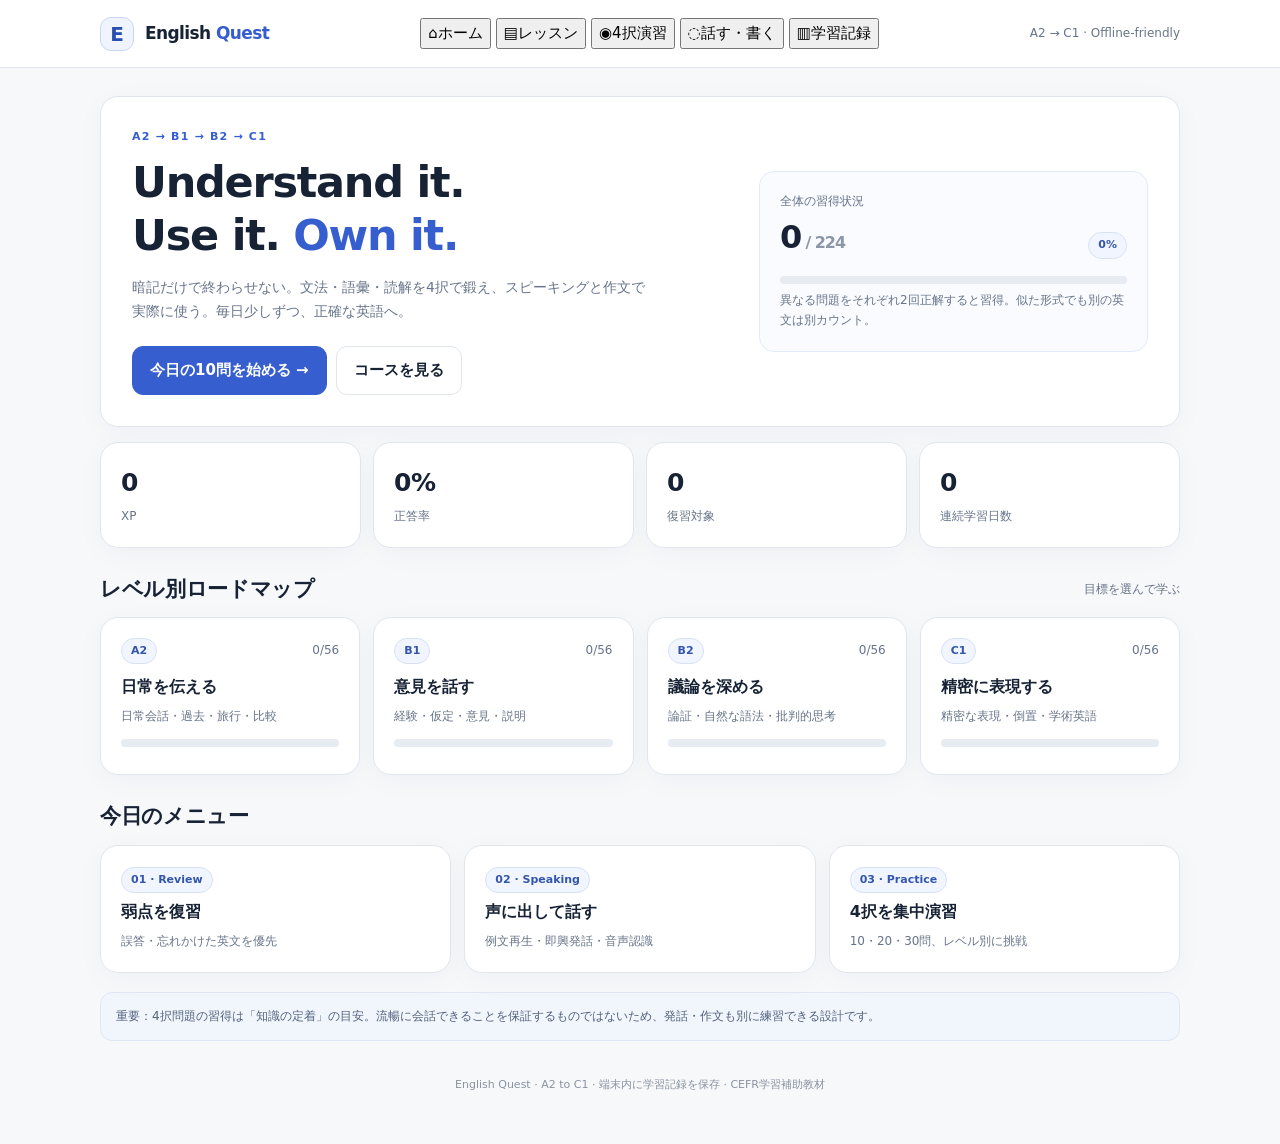
<file: index.html>
<!doctype html>
<html lang="ja">
<head>
<meta charset="utf-8">
<meta name="viewport" content="width=device-width,initial-scale=1,viewport-fit=cover">
<meta name="theme-color" content="#f8fafc">
<meta name="apple-mobile-web-app-capable" content="yes">
<meta name="apple-mobile-web-app-title" content="English Quest">
<meta name="description" content="English Quest: A2〜C1の英語学習。224の4択問題、読解、発話、作文、間隔復習。">
<link rel="manifest" href="./manifest.webmanifest">
<link rel="icon" type="image/svg+xml" href="./icon.svg">
<link rel="apple-touch-icon" sizes="180x180" href="./apple-touch-icon.png?v=2">
<title>English Quest | A2 → C1</title>
<style>
:root{--bg:#f7f8fa;--paper:#fff;--ink:#172235;--muted:#677489;--line:#e1e6ed;--blue:#365ecf;--blue-light:#edf2ff;--good:#15845f;--good-light:#eaf9f2;--bad:#b83245;--bad-light:#fff0f1;--radius:18px;--shadow:0 6px 28px rgba(21,38,75,.035)}
*{box-sizing:border-box}html{scroll-behavior:smooth;-webkit-text-size-adjust:100%}
body{margin:0;background:var(--bg);color:var(--ink);font:15px/1.65 -apple-system,BlinkMacSystemFont,"Hiragino Kaku Gothic ProN","Yu Gothic",Meiryo,system-ui,sans-serif;padding-bottom:calc(40px + env(safe-area-inset-bottom))}
button,textarea,select,input{font:inherit}button{cursor:pointer;-webkit-tap-highlight-color:transparent}button:focus-visible,input:focus-visible,textarea:focus-visible{outline:3px solid #91a8f9;outline-offset:2px}
a{color:var(--blue)}h1,h2,h3,p{margin:0}h1{font-size:clamp(28px,4.3vw,43px);letter-spacing:-1.25px;line-height:1.24}h2{font-size:21px;letter-spacing:-.35px;line-height:1.4}h3{font-size:16px;line-height:1.4}p{line-height:1.75}.mono{font-variant-numeric:tabular-nums}.muted{color:var(--muted)}.tiny{font-size:12px}.small{font-size:13px}.strong{font-weight:750}.ellipsis{overflow:hidden;text-overflow:ellipsis;white-space:nowrap}.hint{font-size:12px;color:var(--muted)}
.wrap{width:min(1080px,calc(100% - 32px));margin:auto}.top{background:rgba(255,255,255,.90);border-bottom:1px solid var(--line);position:sticky;top:0;z-index:20;backdrop-filter:blur(18px);-webkit-backdrop-filter:blur(18px)}
.top-inner{height:67px;display:flex;align-items:center;justify-content:space-between;gap:16px}.identity{display:flex;align-items:center;gap:11px;cursor:pointer}.logo{width:34px;height:34px;border:1px solid #c7d5f7;background:#eff4ff;color:#274fae;border-radius:11px;display:grid;place-items:center;font-size:20px;font-weight:800;line-height:1}.wordmark{font-size:17px;font-weight:850;letter-spacing:-.6px}.wordmark span{color:var(--blue)}.topnav{display:flex;align-items:center;gap:5px}.tab{border:0;background:transparent;color:#66748a;border-radius:10px;padding:10px 13px;font-weight:650;font-size:13px}.tab.active{background:var(--blue-light);color:#2649b5}.top-side{font-size:12px;color:var(--muted);white-space:nowrap}
.main{padding-top:28px}.panel{border:1px solid var(--line);border-radius:var(--radius);background:var(--paper);box-shadow:var(--shadow)}.pad{padding:24px}.hero{padding:31px;display:grid;grid-template-columns:1.55fr 1fr;gap:24px;align-items:center}.eyebrow{color:var(--blue);font-size:11px;font-weight:800;letter-spacing:1.2px;text-transform:uppercase;margin-bottom:10px}.hero p{color:var(--muted);margin-top:12px;font-size:14px;max-width:520px}.hero-cta{display:flex;flex-wrap:wrap;gap:9px;margin-top:22px}.btn{border:1px solid var(--line);background:#fff;color:var(--ink);padding:11px 17px;border-radius:11px;font-weight:750;min-height:44px;display:inline-flex;align-items:center;justify-content:center;gap:8px;text-decoration:none;transition:.15s}.btn:hover{border-color:#9dafda;background:#f9fbff}.btn.primary{background:var(--blue);border-color:var(--blue);color:#fff}.btn.primary:hover{background:#2349b9}.btn.ghost{background:transparent}.btn.danger{color:var(--bad);border-color:#f0c6cd}.btn:disabled{opacity:.5;cursor:not-allowed}.btn.wide{width:100%}.btn.small-btn{padding:8px 11px;font-size:12px;min-height:37px}
.hero-progress{background:#f9fbff;border:1px solid #e2eafa;padding:20px;border-radius:15px}.progress-head{display:flex;align-items:baseline;justify-content:space-between;gap:12px}.big-num{font-size:32px;font-weight:850;letter-spacing:-1.1px}.bar{height:8px;background:#e7ebf2;border-radius:20px;overflow:hidden;margin:12px 0 7px}.fill{height:100%;border-radius:20px;background:var(--blue);transition:width .25s}.metric-grid{display:grid;grid-template-columns:repeat(4,1fr);gap:12px;margin:15px 0 27px}.metric{padding:19px 20px}.metric strong{font-size:25px;font-weight:850;letter-spacing:-.5px;display:block}.metric span{font-size:12px;color:var(--muted)}.section-head{display:flex;justify-content:space-between;align-items:center;gap:12px;margin:27px 0 13px}.section-head p{color:var(--muted);font-size:12px}.grid-2{display:grid;grid-template-columns:repeat(2,minmax(0,1fr));gap:13px}.grid-4{display:grid;grid-template-columns:repeat(4,minmax(0,1fr));gap:13px}.grid-3{display:grid;grid-template-columns:repeat(3,minmax(0,1fr));gap:13px}.level-card,.unit-card,.reading-card{padding:20px;text-align:left;color:var(--ink);width:100%}.click-card{display:block;transition:.15s;cursor:pointer}.click-card:hover{border-color:#9db1ec;transform:translateY(-1px)}.level-top{display:flex;justify-content:space-between;align-items:center;gap:8px}.level-pill,.pill{display:inline-flex;align-items:center;border:1px solid #d8e1f2;border-radius:100px;color:#3356ac;background:#f1f5ff;padding:3px 9px;font-size:11px;font-weight:800;white-space:nowrap}.level-desc{margin:9px 0 12px;font-size:12px;color:var(--muted)}.count{font-size:12px;color:var(--muted)}.section-note{background:#f1f5fc;border:1px solid #e0e7f4;padding:13px 15px;border-radius:12px;color:#53627c;font-size:12px;line-height:1.75;margin-top:19px}
.page-title{display:flex;justify-content:space-between;align-items:start;gap:14px;margin-bottom:19px}.page-title h1{font-size:clamp(24px,3.3vw,33px)}.page-title p{margin-top:8px;color:var(--muted);font-size:13px}.controls{display:flex;flex-wrap:wrap;gap:8px}.seg{border:1px solid var(--line);border-radius:11px;background:white;color:#526177;padding:9px 14px;font-weight:700;min-height:43px}.seg.active{background:var(--blue-light);border-color:#b6c5ff;color:#1b45bb}.unit-card .meta{font-size:11px;color:var(--blue);font-weight:800;letter-spacing:.4px}.unit-card h3{margin:8px 0}.unit-card p{color:var(--muted);font-size:12px}.unit-row{display:flex;justify-content:space-between;align-items:center;margin-top:17px;gap:10px}.mini-bar{height:5px;background:#ebeff4;border-radius:10px;overflow:hidden;width:60%}.mini-bar>i{display:block;height:100%;background:#7896ed;border-radius:10px}
.lesson .formula{padding:18px 20px;border:1px solid #dce7fb;background:#f5f8ff;border-radius:13px;margin:16px 0}.example{padding:13px 0;border-bottom:1px solid var(--line)}.example:last-child{border:0}.example .en{font-weight:800;line-height:1.6}.example .jp{font-size:12px;color:var(--muted);margin-top:3px}.back{border:0;background:transparent;color:var(--blue);font-weight:750;padding:0 0 14px}.divider{height:1px;background:var(--line);margin:23px 0}
.practice-layout{display:grid;grid-template-columns:2fr 1fr;gap:14px;align-items:start}.settings-card{padding:25px}.option-row{display:flex;flex-wrap:wrap;gap:8px;margin:10px 0 19px}.setting-label{font-size:12px;color:var(--muted);font-weight:800}.setting-copy{margin-top:8px;font-size:13px;color:var(--muted)}
.quiz-box{width:min(760px,100%);margin:0 auto}.q-meta{display:flex;justify-content:space-between;align-items:center;gap:10px;font-size:12px;color:var(--muted)}.q-card{padding:26px;margin-top:16px}.question{font-size:clamp(19px,3.2vw,27px);line-height:1.6;font-weight:750;margin:19px 0 22px;white-space:pre-wrap}.question .gap{color:var(--blue);border-bottom:2px solid #9bb2f8}.answers{display:grid;gap:10px}.answer{border:1px solid #d8e0e9;background:white;border-radius:12px;padding:13px 15px;width:100%;color:var(--ink);text-align:left;min-height:56px;font-weight:650;display:flex;gap:12px;align-items:center;line-height:1.5}.answer .letter{width:25px;height:25px;flex:0 0 25px;background:#f1f4f8;color:#667186;border-radius:7px;display:grid;place-items:center;font-size:11px;font-weight:800}.answer:hover:not(:disabled){border-color:#91a9ec;background:#f8faff}.answer.right{border-color:#74cda7;background:#ecfbf3;color:#0d7653}.answer.wrong{border-color:#ec9da9;background:#fff1f2;color:#a32b42}.answer:disabled{cursor:default}.feedback{margin-top:17px;border-radius:12px;padding:16px 17px;border:1px solid var(--line);background:#f8fafc}.feedback.good{background:var(--good-light);border-color:#bbe8d2}.feedback.bad{background:var(--bad-light);border-color:#f5c7ce}.feedback strong{font-size:15px}.feedback p{margin-top:8px;font-size:13px}.trans{font-size:13px;color:#526176;margin-top:9px}.reading-text{white-space:pre-wrap;font-size:14px;background:#f8faff;border:1px solid #e2e9f9;padding:16px 17px;border-radius:12px;margin:18px 0;line-height:1.9}.done-stat{padding:20px;text-align:center}.done-stat strong{font-size:31px;display:block}.mistake-item{padding:14px 0;border-bottom:1px solid var(--line)}.mistake-item:last-child{border:0}.review-card{padding:20px}.review-card h3{margin-bottom:6px}.empty{padding:35px;text-align:center;color:var(--muted)}
.speech-layout{display:grid;grid-template-columns:1.7fr 1fr;gap:13px}.speech-card{padding:25px}.prompt-en{font-size:23px;font-weight:760;line-height:1.5;margin:16px 0 7px}.prompt-jp{color:var(--muted);font-size:13px}.model{background:#f5f8ff;border-radius:12px;padding:18px;border:1px solid #dfe8f7;margin:17px 0}.model strong{font-size:12px;color:#365abd}.model p{font-size:16px;font-weight:650;line-height:1.8;margin-top:7px}.transcript{background:#fff;border:1px dashed #c9d4e4;border-radius:11px;min-height:72px;margin:16px 0;padding:13px;color:#59677b;font-size:14px}.speech-controls{display:flex;gap:8px;flex-wrap:wrap}.speech-step{margin:16px 0 8px;font-size:12px;color:var(--muted)}.prompt-list{display:grid;gap:7px}.prompt-button{display:flex;justify-content:space-between;gap:9px;text-align:left;border:1px solid var(--line);background:white;border-radius:10px;padding:10px 12px;font-size:12px;color:var(--ink);width:100%}.prompt-button.active{border-color:#a0b2e7;background:#f0f4ff}.prompt-button:hover{border-color:#a9b6d7}
textarea{resize:vertical;display:block;width:100%;min-height:220px;padding:15px;border:1px solid #d7e0eb;border-radius:12px;outline:none;color:var(--ink);background:white;font-size:16px;line-height:1.9;margin-top:18px}textarea:focus{border-color:#819def}.footer{margin:35px 0 10px;text-align:center;font-size:11px;color:#8993a2}.notice{padding:13px 14px;background:#f6f9ff;border:1px solid #dfe6fa;border-radius:11px;color:#54637e;font-size:12px;margin:12px 0}.stats-table{width:100%;border-collapse:collapse;font-size:13px}.stats-table th,.stats-table td{padding:12px 6px;text-align:left;border-bottom:1px solid var(--line)}.stats-table th{color:var(--muted);font-weight:700}.settings-row{display:flex;align-items:center;gap:10px;flex-wrap:wrap}.subhead{margin:19px 0 11px}.toast{position:fixed;bottom:25px;left:50%;transform:translate(-50%,20px);z-index:50;background:#17243c;color:white;padding:11px 16px;border-radius:12px;box-shadow:0 12px 38px #17243c33;font-size:13px;opacity:0;pointer-events:none;transition:.2s}.toast.show{opacity:1;transform:translate(-50%,0)}.mobile-nav{display:none}
@media(max-width:850px){.topnav{display:none}.hero{grid-template-columns:1fr}.metric-grid{grid-template-columns:repeat(2,1fr)}.grid-4{grid-template-columns:repeat(2,1fr)}.practice-layout,.speech-layout{grid-template-columns:1fr}.grid-3{grid-template-columns:repeat(2,1fr)}}
@media(max-width:540px){body{padding-bottom:calc(94px + env(safe-area-inset-bottom))}.wrap{width:min(100% - 22px,1080px)}.top-inner{height:56px}.top-side{display:none}.wordmark{font-size:16px}.main{padding-top:17px}.hero{padding:23px 19px;gap:18px}.hero h1{font-size:32px}.hero p{font-size:13px}.hero-cta .btn{flex:1}.hero-progress{padding:15px}.metric-grid{gap:8px;margin:10px 0 23px}.metric{padding:14px}.metric strong{font-size:22px}.grid-2,.grid-3{grid-template-columns:1fr;gap:9px}.grid-4{gap:8px}.level-card,.unit-card,.reading-card{padding:16px}.section-head{margin:24px 0 11px}.page-title{display:block}.page-title h1{font-size:25px}.page-title .btn{margin-top:12px}.pad,.settings-card,.speech-card{padding:17px}.q-card{padding:18px}.question{font-size:21px;margin:17px 0}.answer{min-height:57px}.mobile-nav{position:fixed;display:grid;grid-template-columns:repeat(5,1fr);bottom:calc(9px + env(safe-area-inset-bottom));left:9px;right:9px;z-index:30;background:rgba(255,255,255,.96);border:1px solid #dce3ef;box-shadow:0 10px 36px #24365824;border-radius:17px;padding:5px;backdrop-filter:blur(16px)}.mobile-nav button{display:flex;flex-direction:column;align-items:center;justify-content:center;gap:3px;border:0;background:transparent;min-height:54px;font-size:10px;font-weight:750;color:#778399;border-radius:12px;padding:4px 0}.mobile-nav button.active{background:#eef2ff;color:#3155c3}.mobile-nav .navico{font-size:17px;line-height:1.1}.footer{font-size:10px}.toast{bottom:calc(89px + env(safe-area-inset-bottom));max-width:calc(100% - 34px);white-space:nowrap}}
@media(prefers-reduced-motion:reduce){*,*:before,*:after{scroll-behavior:auto!important;transition:none!important}}
</style>
</head>
<body>
<div id="root"></div>
<div class="toast" id="toast" role="status" aria-live="polite"></div>
<script src="./content.js"></script>
<script>
"use strict";
(function(){
const data=window.EQ_DATA;
let AUDIO={};
let currentAudio=null;
function audioButton(id) {
  if(!AUDIO[id]) return "";
  return '<button class="btn small-btn" data-action="audio" data-audio="'+esc(id)+'">▶ 発音を聞く</button>';
}
function playAudio(id) {
  const src=AUDIO[id];
  if(!src)return;
  if(currentAudio){try{currentAudio.pause();currentAudio.currentTime=0;}catch(e){}}
  const audio=new Audio(src);
  currentAudio=audio;
  audio.preload="auto";
  function failed(){
    if(currentAudio!==audio)return;
    delete AUDIO[id];
    render();
    toast("音声を再生できなかったため、このボタンを非表示にしました。");
  }
  audio.onerror=failed;
  try {
    const promise=audio.play();
    if(promise && typeof promise.catch==="function")promise.catch(failed);
  }catch(e){failed();}
}
function loadAudio(){
  fetch("./audio-map.json",{cache:"no-store"})
   .then(r=>r.ok?r.json():null)
   .then(x=>{
      if(!x||!x.files||typeof x.files!=="object")return;
      const valid={};
      for(const [id,url] of Object.entries(x.files)){
         if(typeof url==="string" && /^\.\/audio\/[a-z0-9_\/-]+\.mp3$/.test(url))valid[id]=url;
      }
      AUDIO=valid;
      render();
   }).catch(()=>{});
}
const root=document.getElementById("root");
if(!data){root.textContent="学習データを読み込めませんでした。content.js が必要です。";return;}
const LEVELS=["A2","B1","B2","C1"];
const levelJP={A2:"日常を伝える",B1:"意見を話す",B2:"議論を深める",C1:"精密に表現する"};
const ALL=data.units.flatMap(function(u){return u.questions;}).concat(data.readings.flatMap(function(r){return r.questions;}));
const QMAP=Object.fromEntries(ALL.map(function(q){return [q.id,q];}));
const UMAP=Object.fromEntries(data.units.map(function(u){return [u.id,u];}));
const RMAP=Object.fromEntries(data.readings.map(function(r){return [r.id,r];}));
const KEY="EnglishQuest_A2_C1_v1";
const defaults={version:1,attempts:{},history:[],xp:0,streak:0,lastDay:"",spoken:{},drafts:{},lastLevel:"A2"};
let state=load();
let page="home",selectedLevel=state.lastLevel||"A2",mode="mixed",length=10,activeUnit=null,quiz=null,selectedSpeech=0,selectedWriting=0,modelVisible=false,transcript="",recognition=null;
function esc(s){return String(s==null?"":s).replace(/&/g,"&amp;").replace(/</g,"&lt;").replace(/>/g,"&gt;").replace(/"/g,"&quot;").replace(/'/g,"&#39;");}
function clamp(n,min,max){return Math.max(min,Math.min(max,n));}
function shuffle(xs){const x=xs.slice();for(let i=x.length-1;i>0;i--){const j=Math.floor(Math.random()*(i+1));[x[i],x[j]]=[x[j],x[i]];}return x;}
function load(){try{let x=JSON.parse(localStorage.getItem(KEY)||"null");if(x&&typeof x==="object"&&!Array.isArray(x)){return Object.assign({},defaults,x,{attempts:x.attempts||{},history:Array.isArray(x.history)?x.history:[],spoken:x.spoken||{},drafts:x.drafts||{}});}}catch(e){}return JSON.parse(JSON.stringify(defaults));}
function save(){try{localStorage.setItem(KEY,JSON.stringify(state));}catch(e){toast("保存領域の空き容量を確認してください。");}}
function today(){try{return new Intl.DateTimeFormat("en-CA",{timeZone:"Europe/Paris",year:"numeric",month:"2-digit",day:"2-digit"}).format(new Date());}catch(e){return new Date().toISOString().slice(0,10);}}
function dayNum(s){let p=s.split("-").map(Number);return Date.UTC(p[0],p[1]-1,p[2])/86400000;}
function touchDay(){const d=today();if(state.lastDay!==d){state.streak=state.lastDay&&dayNum(d)-dayNum(state.lastDay)===1?state.streak+1:1;state.lastDay=d;}}
function toast(s){let x=document.getElementById("toast");x.textContent=s;x.classList.add("show");clearTimeout(toast.timer);toast.timer=setTimeout(function(){x.classList.remove("show");},2400);}
function attempt(id){return state.attempts[id]||{hits:0,tries:0,correct:0,due:0,last:0};}
function mastered(id){return attempt(id).hits>=2;}
function byLevel(level){return ALL.filter(function(q){return level==="ALL"||q.level===level;});}
function stats(xs){let done=xs.filter(function(q){return mastered(q.id);}).length;let trials=xs.reduce(function(t,q){return t+attempt(q.id).tries;},0);let wins=xs.reduce(function(t,q){return t+attempt(q.id).correct;},0);return {done,total:xs.length,tries:trials,rate:trials?Math.round(wins/trials*100):0,pct:xs.length?Math.round(done/xs.length*100):0};}
function dueList(level){const now=Date.now();return byLevel(level).filter(function(q){let a=attempt(q.id);return a.tries>0&&a.due<=now;});}
function percent(x){return clamp(x,0,100)+"%";}
function prog(value){return '<div class="bar"><div class="fill" style="width:'+percent(value)+'"></div></div>';}
function nav(name,label,ico){return '<button class="'+(page===name?"active":"")+'" data-action="nav" data-page="'+name+'"><span class="navico">'+ico+'</span>'+label+'</button>';}
function shell(content){root.innerHTML='<header class="top"><div class="wrap top-inner"><div class="identity" data-action="nav" data-page="home" role="button" tabindex="0"><div class="logo">E</div><div class="wordmark">English <span>Quest</span></div></div><nav class="topnav" aria-label="メインメニュー">'+nav("home","ホーム","⌂")+nav("learn","レッスン","▤")+nav("practice","4択演習","◉")+nav("speak","話す・書く","◌")+nav("stats","学習記録","▥")+'</nav><div class="top-side">A2 → C1 · Offline-friendly</div></div></header><main class="wrap main">'+content+'<footer class="footer">English Quest · A2 to C1 · 端末内に学習記録を保存 · CEFR学習補助教材</footer></main><nav class="mobile-nav" aria-label="モバイルメニュー">'+nav("home","ホーム","⌂")+nav("learn","学習","▤")+nav("practice","4択","◉")+nav("speak","発話","◌")+nav("stats","記録","▥")+'</nav>';}
function levelFilter(includeAll){let arr=includeAll?["ALL"].concat(LEVELS):LEVELS;return '<div class="controls" role="group" aria-label="学習レベル">'+arr.map(function(l){return '<button class="seg '+(selectedLevel===l?"active":"")+'" data-action="level" data-level="'+l+'">'+(l==="ALL"?"すべて":l)+'</button>';}).join("")+'</div>';}
function renderHome(){page="home";let s=stats(ALL),due=dueList("ALL").length;let x='<section class="hero panel"><div><div class="eyebrow">A2 → B1 → B2 → C1</div><h1>Understand it.<br>Use it. <span style="color:var(--blue)">Own it.</span></h1><p>暗記だけで終わらせない。文法・語彙・読解を4択で鍛え、スピーキングと作文で実際に使う。毎日少しずつ、正確な英語へ。</p><div class="hero-cta"><button class="btn primary" data-action="start" data-mode="mixed">今日の10問を始める →</button><button class="btn" data-action="nav" data-page="learn">コースを見る</button></div></div><div class="hero-progress"><div class="tiny muted">全体の習得状況</div><div class="progress-head"><div class="big-num mono">'+s.done+'<span style="font-size:16px;color:#8b96a7;font-weight:600"> / '+s.total+'</span></div><span class="pill">'+s.pct+'%</span></div>'+prog(s.pct)+'<div class="tiny muted">異なる問題をそれぞれ2回正解すると習得。似た形式でも別の英文は別カウント。</div></div></section>';
 x+='<section class="metric-grid"><div class="metric panel"><strong class="mono">'+state.xp+'</strong><span>XP</span></div><div class="metric panel"><strong class="mono">'+s.rate+'%</strong><span>正答率</span></div><div class="metric panel"><strong class="mono">'+due+'</strong><span>復習対象</span></div><div class="metric panel"><strong class="mono">'+(state.lastDay&&dayNum(today())-dayNum(state.lastDay)<=1?state.streak:0)+'</strong><span>連続学習日数</span></div></section>';
 x+='<div class="section-head"><h2>レベル別ロードマップ</h2><p>目標を選んで学ぶ</p></div><div class="grid-4">'+LEVELS.map(function(l){let t=stats(byLevel(l));return '<button class="panel level-card click-card" data-action="open-level" data-level="'+l+'"><div class="level-top"><span class="level-pill">'+l+'</span><span class="count">'+t.done+'/'+t.total+'</span></div><h3 style="margin-top:12px">'+levelJP[l]+'</h3><div class="level-desc">'+({A2:"日常会話・過去・旅行・比較",B1:"経験・仮定・意見・説明",B2:"論証・自然な語法・批判的思考",C1:"精密な表現・倒置・学術英語"})[l]+'</div>'+prog(t.pct)+'</button>';}).join("")+'</div>';
 x+='<div class="section-head"><h2>今日のメニュー</h2></div><div class="grid-3"><button class="panel unit-card click-card" data-action="start" data-mode="review"><span class="level-pill">01 · Review</span><h3>弱点を復習</h3><p>誤答・忘れかけた英文を優先</p></button><button class="panel unit-card click-card" data-action="nav" data-page="speak"><span class="level-pill">02 · Speaking</span><h3>声に出して話す</h3><p>例文再生・即興発話・音声認識</p></button><button class="panel unit-card click-card" data-action="nav" data-page="practice"><span class="level-pill">03 · Practice</span><h3>4択を集中演習</h3><p>10・20・30問、レベル別に挑戦</p></button></div><div class="section-note">重要：4択問題の習得は「知識の定着」の目安。流暢に会話できることを保証するものではないため、発話・作文も別に練習できる設計です。</div>';
 shell(x);}
function renderLearn(){page="learn";let x='<div class="page-title"><div><h1>学習コース</h1><p>24レッスン＋8つの読解教材。ルールを理解してから問題で使う。</p></div></div>'+levelFilter(true);
 let groups=selectedLevel==="ALL"?LEVELS:[selectedLevel];groups.forEach(function(l){x+='<div class="section-head"><h2>'+l+' · '+levelJP[l]+'</h2><p>'+data.units.filter(function(u){return u.level===l;}).length+' lessons</p></div><div class="grid-3">'+data.units.filter(function(u){return u.level===l;}).map(function(u){let s=stats(u.questions);return '<button class="panel unit-card click-card" data-action="unit" data-id="'+u.id+'"><div class="meta">'+esc(u.tag.toUpperCase())+' · '+u.questions.length+' QUESTIONS</div><h3>'+esc(u.title)+'</h3><p>'+esc(u.goal)+'</p><div class="unit-row"><span class="count">'+s.done+'/'+s.total+' 習得</span><span class="mini-bar"><i style="width:'+percent(s.pct)+'"></i></span></div></button>';}).join("")+'</div>';});
 x+='<div class="section-head"><h2>Reading Lab</h2><p>英文を読んで根拠から答える</p></div><div class="grid-2">'+data.readings.filter(function(r){return selectedLevel==="ALL"||r.level===selectedLevel;}).map(function(r){let s=stats(r.questions);return '<button class="panel reading-card click-card" data-action="reading" data-id="'+r.id+'"><span class="level-pill">'+r.level+'</span><h3 style="margin:10px 0">'+esc(r.title)+'</h3><div class="count">4問 · '+s.done+'/4 習得</div></button>';}).join("")+'</div>';
 shell(x);}
function renderUnit(id){page="unit";activeUnit=id;let u=UMAP[id];if(!u){renderLearn();return;}let s=stats(u.questions);let x='<button class="back" data-action="nav" data-page="learn">← コース一覧</button><section class="panel pad lesson"><span class="level-pill">'+u.level+' · '+esc(u.tag)+'</span><h1 style="margin-top:12px">'+esc(u.title)+'</h1><p class="muted" style="margin-top:8px">'+esc(u.goal)+'</p><div class="formula"><div class="eyebrow">LESSON KEY</div>'+esc(u.rule)+'</div><h2>すぐ使える英文</h2>'+u.examples.map(function(t,i){let p=t.split(" = ");return '<div class="example"><div class="en">'+esc(p[0])+'</div><div class="jp">'+esc(p.slice(1).join(" = "))+'</div>'+audioButton(u.id+"-ex"+String(i+1).padStart(2,"0"))+'</div>';}).join("")+'<div class="divider"></div><div class="settings-row"><div class="strong">'+s.done+' / '+s.total+' 問習得</div><button class="btn primary" data-action="start-unit" data-id="'+id+'">このレッスンを練習 →</button></div>'+prog(s.pct)+'<div class="section-note">同じ文法でも、単語・文章が異なる問題にはそれぞれ独立した習得記録が付きます。</div></section>';shell(x);}
function renderPractice(){page="practice";let counts=stats(byLevel(selectedLevel));let x='<div class="page-title"><div><h1>4択プラクティス</h1><p>1問ずつ理解する。正解後に日本語訳と理由を確認。</p></div></div><div class="practice-layout"><div class="panel settings-card"><div class="setting-label">LEVEL</div>'+levelFilter(true)+'<div class="setting-label">TRAINING MODE</div><div class="option-row">'+[["mixed","総合4択"],["grammar","文法・語彙"],["reading","読解"],["review","復習のみ"]].map(function(m){return '<button class="seg '+(mode===m[0]?"active":"")+'" data-action="mode" data-mode="'+m[0]+'">'+m[1]+'</button>';}).join("")+'</div><div class="setting-label">QUESTIONS</div><div class="option-row">'+[10,20,30].map(function(n){return '<button class="seg '+(length===n?"active":"")+'" data-action="length" data-length="'+n+'">'+n+'問</button>';}).join("")+'</div><button class="btn primary wide" data-action="start" data-mode="'+mode+'">この条件で開始 →</button><div class="setting-copy">問題は重複しないよう抽選。未習得・誤答した問題を優先します。</div></div><div class="panel pad"><div class="eyebrow">YOUR PROGRESS</div><div class="big-num">'+counts.done+' <span class="tiny muted">/ '+counts.total+' mastered</span></div>'+prog(counts.pct)+'<p class="small muted">選択範囲の習得数</p><div class="divider"></div><p class="small">2回正解で「習得」。間違えた場合、その問題の連続正解数は0に戻ります。初回正解は約1日後、2回目は約3日後に復習対象になります。</p></div></div>';shell(x);}
function eligibleQuestions(chosenMode,scope){let base=scope?ALL.filter(function(q){return q.unit===scope;}):byLevel(selectedLevel);if(chosenMode==="reading")base=base.filter(function(q){return !!q.reading;});if(chosenMode==="grammar")base=base.filter(function(q){return !q.reading;});if(chosenMode==="review")base=base.filter(function(q){let a=attempt(q.id);return a.tries>0&&a.due<=Date.now();});return base;}
function createQuiz(chosenMode,scope){let qs=eligibleQuestions(chosenMode,scope);if(!qs.length){toast(chosenMode==="review"?"今すぐの復習問題はありません。":"この条件の問題はありません。");return;}let sorted=shuffle(qs).sort(function(a,b){let x=attempt(a.id),y=attempt(b.id);let sx=(x.hits>=2?3:x.hits===1?1:0)+(x.tries===0?-2:0)+(x.due>Date.now()?2:0)+(x.tries-x.correct);let sy=(y.hits>=2?3:y.hits===1?1:0)+(y.tries===0?-2:0)+(y.due>Date.now()?2:0)+(y.tries-y.correct);return sx-sy;});let queue=sorted.slice(0,Math.min(length,sorted.length));quiz={items:queue.map(function(q){return q.id;}),index:0,answered:null,correct:0,wrong:[],orders:{},mode:chosenMode,scope:scope||null};page="quiz";renderQuiz();}
function renderQuiz(){if(!quiz){renderPractice();return;}page="quiz";let id=quiz.items[quiz.index],q=QMAP[id];if(!q){renderPractice();return;}if(!quiz.orders[id])quiz.orders[id]=shuffle(q.options);let opts=quiz.orders[id];let selected=quiz.answered;let pct=quiz.index/quiz.items.length*100;let pass=q.reading?RMAP[q.reading]:null;let x='<div class="quiz-box"><div class="q-meta"><span class="pill">'+q.level+' · '+(pass?"Reading":esc(UMAP[q.unit].tag))+'</span><span class="mono">QUESTION '+(quiz.index+1)+' / '+quiz.items.length+'</span></div>'+prog(pct)+'<section class="panel q-card">'+(pass?'<div class="eyebrow">'+esc(pass.title)+'</div><div class="reading-text">'+esc(pass.text)+'</div>':'<div class="eyebrow">CHOOSE THE BEST ANSWER</div>')+'<div class="question">'+esc(q.stem).replace(/___/g,'<span class="gap">_____</span>')+'</div><div class="answers">'+opts.map(function(o,i){let chosen=selected!==null;let cls=chosen?(o===q.correct?" right":o===selected?" wrong":""):"";return '<button class="answer'+cls+'" data-action="choice" data-idx="'+i+'" '+(chosen?"disabled":"")+'><span class="letter">'+String.fromCharCode(65+i)+'</span><span>'+esc(o)+'</span></button>';}).join("")+'</div>';
 if(selected!==null){let ok=selected===q.correct;let a=attempt(q.id);x+='<div class="feedback '+(ok?"good":"bad")+'"><strong>'+(ok?"正解。":"もう一度確認しよう。")+'</strong><p><b>正解：</b>'+esc(q.correct)+'</p><p>'+esc(q.why)+'</p><p class="trans">'+esc(q.jp)+'</p><p class="tiny muted" style="margin-top:10px">この問題：'+a.hits+'/2 連続正解'+(a.hits>=2?" · 習得済み":"")+'</p></div><div class="settings-row" style="margin-top:15px">'+audioButton(q.id)+'<button class="btn primary" data-action="next">'+(quiz.index+1===quiz.items.length?"結果を見る →":"次の問題 →")+'</button></div>';}
 x+='</section><div class="tiny muted" style="margin:12px 0 0;text-align:center">数字キー1〜4でも回答できます。問題文は固定IDで独立管理。</div></div>';shell(x);}
function answer(i){if(!quiz||quiz.answered!==null)return;let q=QMAP[quiz.items[quiz.index]],o=quiz.orders[q.id][i];if(o===undefined)return;let ok=o===q.correct;quiz.answered=o;quiz.correct+=ok?1:0;if(!ok)quiz.wrong.push(q.id);let a=attempt(q.id);a.tries++;a.correct+=ok?1:0;a.hits=ok?Math.min(2,a.hits+1):0;a.last=Date.now();a.due=Date.now()+(ok?(a.hits>=2?72:24)*3600000:0);state.attempts[q.id]=a;state.xp+=ok?10:2;state.history.push({id:q.id,correct:ok,at:a.last});if(state.history.length>500)state.history=state.history.slice(-500);touchDay();save();renderQuiz();}
function next(){if(!quiz)return;if(quiz.index+1===quiz.items.length){page="result";renderResult();}else{quiz.index++;quiz.answered=null;renderQuiz();}}
function renderResult(){if(!quiz){renderPractice();return;}page="result";let qz=quiz,rate=Math.round(qz.correct/qz.items.length*100);let x='<div class="page-title"><div><h1>セッション完了</h1><p>正解・不正解に関係なく、解説で理解できたか確認しよう。</p></div></div><div class="grid-3"><div class="panel done-stat"><strong>'+qz.correct+'/'+qz.items.length+'</strong><span class="muted small">正解数</span></div><div class="panel done-stat"><strong>'+rate+'%</strong><span class="muted small">今回の正答率</span></div><div class="panel done-stat"><strong>+'+(qz.correct*10+(qz.items.length-qz.correct)*2)+'</strong><span class="muted small">今回のXP</span></div></div><div class="panel pad" style="margin-top:14px"><h2>復習ポイント</h2>'+(qz.wrong.length?qz.wrong.map(function(id){let q=QMAP[id];return '<div class="mistake-item"><div class="strong">'+esc(q.stem)+'</div><div class="small" style="color:var(--good)">正解：'+esc(q.correct)+'</div><div class="tiny muted">'+esc(q.why)+'</div></div>';}).join(""):'<p class="muted" style="margin-top:12px">今回の誤答はありません。</p>')+'<div class="settings-row" style="margin-top:19px"><button class="btn primary" data-action="start" data-mode="'+qz.mode+'" data-scope="'+(qz.scope||"")+'">もう1セット</button><button class="btn" data-action="nav" data-page="home">ホーム</button></div></div>';shell(x);}
function renderSpeak(){page="speak";const same=data.speaking.filter(function(s){return s.level===selectedLevel;});if(!same.length){selectedLevel="A2";return renderSpeak();}selectedSpeech=clamp(selectedSpeech,0,same.length-1);let q=same[selectedSpeech];let n=state.spoken[q.id]||0;let x='<div class="page-title"><div><h1>Speaking & Writing Lab</h1><p>英語を「選ぶ」から、自分で「作る」練習へ。</p></div></div>'+levelFilter(false)+'<div class="section-head"><h2>Speaking · 即興発話</h2><p>'+String(selectedSpeech+1)+' / '+same.length+'</p></div><div class="speech-layout"><section class="panel speech-card"><span class="level-pill">'+q.level+' · Speaking</span><div class="prompt-en">'+esc(q.prompt)+'</div><div class="prompt-jp">'+esc(q.jp)+'</div><p class="speech-step">1. 模範解答を見ずに声に出す → 2. 例文を聞く → 3. 自分の表現と比較する</p><div class="speech-controls"><button class="btn" data-action="model">'+(modelVisible?"模範を隠す":"模範を表示")+'</button><button class="btn" data-action="record">◉ 音声入力</button>'+audioButton(q.id)+'</div>'+(modelVisible?'<div class="model"><strong>MODEL ANSWER</strong><p>'+esc(q.model)+'</p><div class="tiny muted" style="margin-top:9px">'+esc(q.tip)+'</div></div>':'')+'<div class="transcript" aria-live="polite">'+(transcript?esc(transcript):'音声認識が使えるブラウザでは、ここに認識した英文が表示されます。利用できなくても発話練習は続けられます。')+'</div><div class="settings-row"><button class="btn primary" data-action="spoke">練習を記録する</button><button class="btn" data-action="speech-next">次の課題 →</button></div><p class="tiny muted" style="margin-top:12px">練習回数 '+n+'。音声認識は文字起こしの補助であり、発音の正確さを自動採点するものではありません。</p></section><aside class="panel pad"><h3>このレベルの発話課題</h3><div class="prompt-list" style="margin-top:12px">'+same.map(function(t,i){return '<button class="prompt-button '+(i===selectedSpeech?"active":"")+'" data-action="speech-select" data-idx="'+i+'"><span>'+String(i+1).padStart(2,"0")+' · '+esc(t.prompt)+'</span><span style="color:#248666">'+(state.spoken[t.id]?"✓":"")+'</span></button>';}).join("")+'</div></aside></div><div class="section-head"><h2>Writing · 自分で英文を作る</h2><p>ブラウザ内に下書き保存</p></div>'+writingSection();shell(x);}
function writingSection(){let w=data.writing.filter(function(q){return q.level===selectedLevel;});selectedWriting=clamp(selectedWriting,0,w.length-1);let current=w[selectedWriting];return '<section class="panel pad"><div class="controls">'+w.map(function(x,i){return '<button class="seg '+(selectedWriting===i?"active":"")+'" data-action="writing-select" data-idx="'+i+'">Task '+(i+1)+'</button>';}).join("")+'</div><h3 style="margin-top:17px">'+esc(current.prompt)+'</h3><p class="muted small">'+esc(current.jp)+'</p><p class="small" style="margin-top:7px"><b>チェック項目：</b>'+esc(current.criteria)+'</p><textarea id="writingArea" data-id="'+current.id+'" placeholder="'+esc(current.starter)+'">'+esc(state.drafts[current.id]||"")+'</textarea><p class="tiny muted">自動保存。作文の内容や文法は自動採点していません。チェック項目を使って自分で見直してください。</p></section>';}
function speakRecord(){let Rec=window.SpeechRecognition||window.webkitSpeechRecognition;if(!Rec){toast("このブラウザは音声認識に未対応です。音読で練習してください。");return;}try{if(recognition)recognition.stop();recognition=new Rec();recognition.lang="en-US";recognition.interimResults=false;recognition.maxAlternatives=1;transcript="聞き取り中…";renderSpeak();recognition.onresult=function(e){transcript=e.results[0][0].transcript;renderSpeak();};recognition.onerror=function(e){transcript="音声入力エラー："+e.error;renderSpeak();};recognition.start();}catch(e){toast("マイクを利用できません。端末の許可設定を確認してください。");}}
function renderStats(){page="stats";let total=stats(ALL);let failed=ALL.filter(function(q){let a=attempt(q.id);return a.tries>0&&a.hits<2;}).sort(function(a,b){return attempt(b.id).tries-attempt(a.id).tries;});let x='<div class="page-title"><div><h1>学習記録</h1><p>成績の見える化とデータのバックアップ。</p></div></div><div class="grid-3"><div class="panel done-stat"><strong>'+total.done+'/'+total.total+'</strong><span class="small muted">習得済み4択問題</span></div><div class="panel done-stat"><strong>'+total.tries+'</strong><span class="small muted">累計解答数</span></div><div class="panel done-stat"><strong>'+total.rate+'%</strong><span class="small muted">累計正答率</span></div></div><section class="panel pad" style="margin-top:15px"><h2>CEFR別の進捗</h2><table class="stats-table"><thead><tr><th>レベル</th><th>習得</th><th>正答率</th><th>進捗</th></tr></thead><tbody>'+LEVELS.map(function(l){let s=stats(byLevel(l));return '<tr><td><b>'+l+'</b></td><td>'+s.done+' / '+s.total+'</td><td>'+s.rate+'%</td><td style="width:30%">'+prog(s.pct)+'</td></tr>';}).join("")+'</tbody></table><div class="section-note">習得の条件：その問題IDで連続2回正解。文法テーマが同じでも、異なる文章・語彙の問題は別ID。誤答時はそのIDの連続正解が0に戻ります。</div></section><section class="panel pad" style="margin-top:15px"><div class="section-head" style="margin:0 0 7px"><h2>まだ習得していない復習問題</h2><button class="btn small-btn" data-action="start" data-mode="review">復習する</button></div>'+(failed.length?failed.slice(0,8).map(function(q){let a=attempt(q.id);return '<div class="mistake-item"><div class="strong">'+esc(q.stem)+'</div><div class="tiny muted">'+q.level+' · '+a.hits+'/2 正解 · '+a.tries+' 回解答</div></div>';}).join(""):'<p class="small muted" style="padding:15px 0">まだありません。</p>')+'</section><section class="panel pad" style="margin-top:15px"><h2>データ管理</h2><p class="small muted" style="margin:9px 0 16px">学習記録はこのブラウザのlocalStorageに保存。端末が違う場合は共有されません。JSONでバックアップ・復元できます。</p><div class="settings-row"><button class="btn" data-action="export">JSONを保存</button><button class="btn" data-action="import">JSONを読み込む</button><button class="btn danger" data-action="reset">記録を初期化</button></div><input id="importFile" type="file" accept=".json,application/json" hidden></section>';shell(x);}
function exportSave(){let blob=new Blob([JSON.stringify({app:"EnglishQuest",version:1,exportedAt:new Date().toISOString(),state},null,2)],{type:"application/json"});let u=URL.createObjectURL(blob);let a=document.createElement("a");a.href=u;a.download="EnglishQuest-backup-"+today()+".json";a.click();setTimeout(function(){URL.revokeObjectURL(u);},1500);}
function importSave(file){if(!file)return;if(file.size>2000000){toast("ファイルが大きすぎます。");return;}let reader=new FileReader();reader.onload=function(){try{let x=JSON.parse(String(reader.result));if(x.app!=="EnglishQuest"||!x.state||!x.state.attempts||typeof x.state.attempts!=="object")throw Error("not English Quest");if(!confirm("現在の学習記録をこのバックアップで上書きしますか？"))return;let next=Object.assign({},defaults,x.state);next.attempts=Object.fromEntries(Object.entries(next.attempts).filter(function(z){return QMAP[z[0]]&&z[1]&&typeof z[1]==="object";}));state=next;save();toast("記録を復元しました。");renderStats();}catch(e){toast("有効なEnglish QuestのJSONではありません。");}};reader.readAsText(file);}
function setLevel(l){if(!LEVELS.includes(l)&&l!=="ALL")return;selectedLevel=l;state.lastLevel=l==="ALL"?"A2":l;save();selectedSpeech=0;selectedWriting=0;modelVisible=false;transcript="";render();}
function render(){if(page==="home")renderHome();else if(page==="learn")renderLearn();else if(page==="unit")renderUnit(activeUnit);else if(page==="practice")renderPractice();else if(page==="quiz")renderQuiz();else if(page==="result")renderResult();else if(page==="speak")renderSpeak();else if(page==="stats")renderStats();else renderHome();}
function navigate(next){page=next;if(next==="practice"&&selectedLevel==="ALL")selectedLevel="A2";render();window.scrollTo({top:0,behavior:"smooth"});}
document.addEventListener("click",function(e){let b=e.target.closest("[data-action]");if(!b)return;let a=b.dataset.action;
 if(a==="nav"){navigate(b.dataset.page);return;}
 if(a==="open-level"){selectedLevel=b.dataset.level;page="learn";renderLearn();window.scrollTo(0,0);return;}
 if(a==="level"){setLevel(b.dataset.level);return;}
 if(a==="unit"){renderUnit(b.dataset.id);window.scrollTo(0,0);return;}
 if(a==="mode"){mode=b.dataset.mode;renderPractice();return;}
 if(a==="length"){length=Number(b.dataset.length);renderPractice();return;}
 if(a==="start"){createQuiz(b.dataset.mode||mode,b.dataset.scope||null);window.scrollTo(0,0);return;}
 if(a==="start-unit"){createQuiz("mixed",b.dataset.id);window.scrollTo(0,0);return;}
 if(a==="reading"){createQuiz("reading",b.dataset.id);window.scrollTo(0,0);return;}
 if(a==="choice"){answer(Number(b.dataset.idx));return;}
 if(a==="next"){next();window.scrollTo(0,0);return;}
 if(a==="audio"){playAudio(b.dataset.audio);return;}
 if(a==="speech-next"){let list=data.speaking.filter(function(q){return q.level===selectedLevel;});selectedSpeech=(selectedSpeech+1)%list.length;modelVisible=false;transcript="";renderSpeak();return;}
 if(a==="speech-select"){selectedSpeech=Number(b.dataset.idx);modelVisible=false;transcript="";renderSpeak();return;}
 if(a==="model"){modelVisible=!modelVisible;renderSpeak();return;}
 if(a==="record"){speakRecord();return;}
 if(a==="spoke"){let list=data.speaking.filter(function(q){return q.level===selectedLevel;}),s=list[selectedSpeech];state.spoken[s.id]=(state.spoken[s.id]||0)+1;state.xp+=5;touchDay();save();toast("発話練習を記録しました。");renderSpeak();return;}
 if(a==="writing-select"){selectedWriting=Number(b.dataset.idx);renderSpeak();return;}
 if(a==="export"){exportSave();return;}
 if(a==="import"){document.getElementById("importFile").click();return;}
 if(a==="reset"){if(confirm("English Quest のすべての学習記録を消去しますか？")){state=JSON.parse(JSON.stringify(defaults));save();renderStats();toast("記録を初期化しました。");}return;}
});
document.addEventListener("input",function(e){let el=e.target;if(el&&el.id==="writingArea"){state.drafts[el.dataset.id]=el.value;save();}});
document.addEventListener("change",function(e){if(e.target&&e.target.id==="importFile")importSave(e.target.files&&e.target.files[0]);});
document.addEventListener("keydown",function(e){if(e.target.matches("input,textarea")||e.metaKey||e.ctrlKey||e.altKey)return;if(page==="quiz"&&quiz&&quiz.answered===null&&/^[1-4]$/.test(e.key))answer(Number(e.key)-1);if(e.key==="Enter"&&e.target.classList.contains("identity"))navigate("home");});
renderHome();
loadAudio();
})();
</script>
<script>
if ("serviceWorker" in navigator) {
  window.addEventListener("load", function() {
    navigator.serviceWorker.register("./sw.js", {scope:"./"}).catch(function(){});
  });
}
</script>
</body>
</html>
</file>
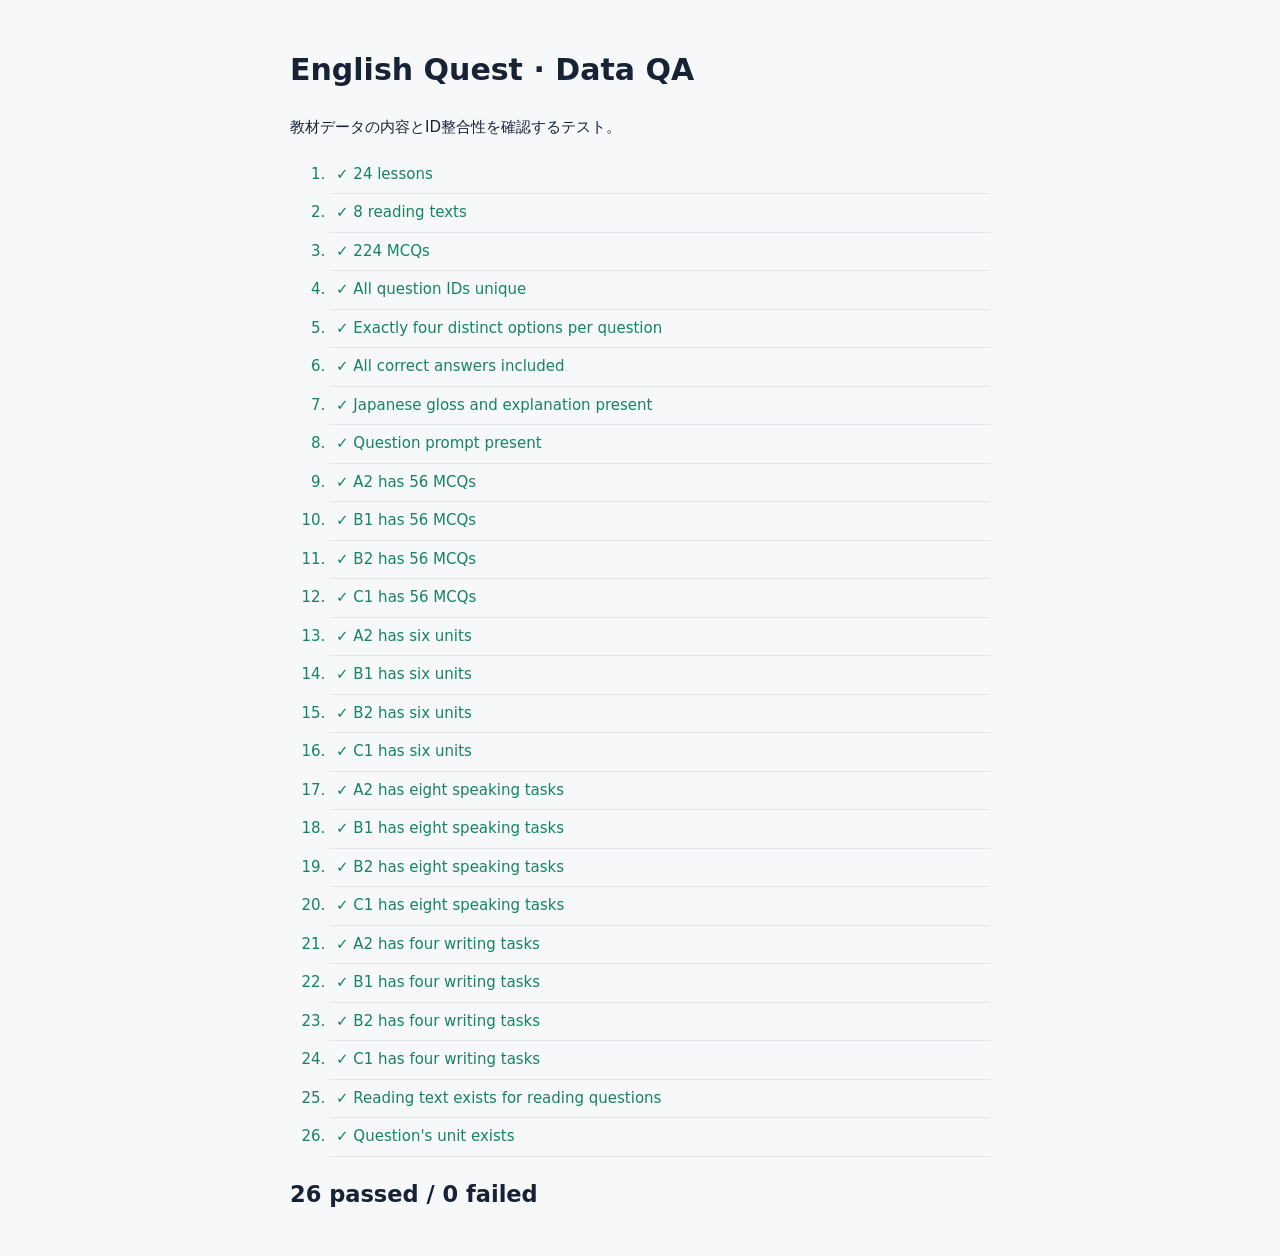
<file: tests.html>
<!doctype html>
<html lang="ja"><head><meta charset="utf-8"><meta name="viewport" content="width=device-width,initial-scale=1"><title>English Quest Tests</title><style>body{font:15px/1.7 system-ui,sans-serif;background:#f7f8fa;color:#172235;max-width:700px;padding:24px;margin:auto}li{padding:6px;border-bottom:1px solid #e1e6ed}.pass{color:#15845f}.fail{color:#b83245}</style></head><body><h1>English Quest · Data QA</h1><p>教材データの内容とID整合性を確認するテスト。</p><ol id="results"></ol><h2 id="total"></h2><script src="./content.js"></script><script>
const d=window.EQ_DATA;const results=document.getElementById("results");let passed=0,failed=0;
function test(name,condition){const li=document.createElement("li");li.className=condition?"pass":"fail";li.textContent=(condition?"✓ ":"✗ ")+name;results.appendChild(li);if(condition)passed++;else failed++;}
const questions=d.units.flatMap(u=>u.questions).concat(d.readings.flatMap(r=>r.questions));
const ids=questions.map(q=>q.id),levels=["A2","B1","B2","C1"];
test("24 lessons",d.units.length===24);
test("8 reading texts",d.readings.length===8);
test("224 MCQs",questions.length===224);
test("All question IDs unique",new Set(ids).size===ids.length);
test("Exactly four distinct options per question",questions.every(q=>q.options.length===4&&new Set(q.options).size===4));
test("All correct answers included",questions.every(q=>q.options.includes(q.correct)));
test("Japanese gloss and explanation present",questions.every(q=>q.jp.length>2&&q.why.length>2));
test("Question prompt present",questions.every(q=>q.stem.length>8));
levels.forEach(l=>test(l+" has 56 MCQs",questions.filter(q=>q.level===l).length===56));
levels.forEach(l=>test(l+" has six units",d.units.filter(u=>u.level===l).length===6));
levels.forEach(l=>test(l+" has eight speaking tasks",d.speaking.filter(s=>s.level===l).length===8));
levels.forEach(l=>test(l+" has four writing tasks",d.writing.filter(w=>w.level===l).length===4));
test("Reading text exists for reading questions",questions.filter(q=>q.reading).every(q=>d.readings.some(r=>r.id===q.reading)));
test("Question's unit exists",questions.every(q=>d.units.some(u=>u.id===q.unit)||d.readings.some(r=>r.id===q.unit)));
document.getElementById("total").textContent=passed+" passed / "+failed+" failed";
</script></body></html>
</file>
